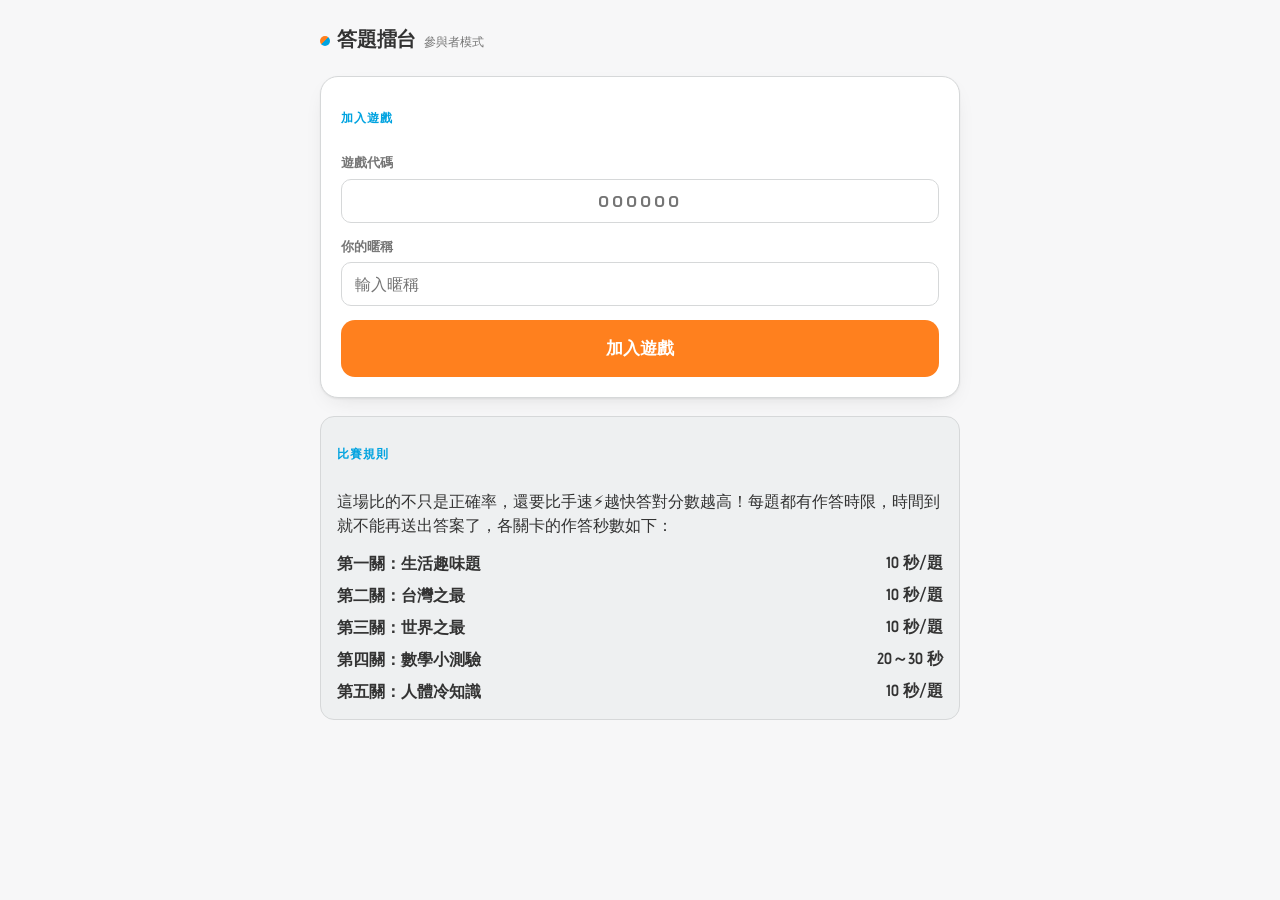
<file: index.html>
<!doctype html>
<html lang="zh-Hant">
<head>
<meta charset="utf-8">
<meta name="viewport" content="width=device-width, initial-scale=1, viewport-fit=cover">
<title>答題擂台｜參與者</title>
<link rel="preconnect" href="https://fonts.googleapis.com">
<link rel="preconnect" href="https://fonts.gstatic.com" crossorigin>
<link href="https://fonts.googleapis.com/css2?family=Advent+Pro:wght@500;600;700;800;900&family=Bai+Jamjuree:wght@400;500;600;700&display=swap" rel="stylesheet">
<link rel="stylesheet" href="style.css">
</head>
<body>
<div id="app"></div>
<script src="quiz-data.js"></script>
<script src="common.js"></script>
<script>
(function () {
  'use strict';
  var QA = window.QA;
  var clientId = QA.getClientId();

  var p = {
    code: '', name: '',
    joinErr: null, joining: false, joined: false, foundGame: false, ended: false,
    es: null, joinTimeout: null,
    phase: null, qIndex: -1, questionStartedAt: null,
    myQStartedAt: null, answeredQIndex: -1, lastOptionIndex: -1,
    scores: {}, revealTally: null, revealGains: null
  };
  try { p.name = localStorage.getItem('qa_last_name_v1') || ''; } catch (e) {}

  var notice = null;
  var app = document.getElementById('app');

  function setNotice(msg) {
    notice = msg;
    render();
    clearTimeout(setNotice._t);
    setNotice._t = setTimeout(function () { notice = null; render(); }, 2600);
  }

  // ---------------------------------------------------------------------
  // 加入流程
  // ---------------------------------------------------------------------
  function joinGame() {
    var code = (p.code || '').trim();
    var name = (p.name || '').trim().slice(0, 16);
    if (!/^[0-9]{6}$/.test(code)) { p.joinErr = '請輸入 6 位數字的遊戲代碼'; render(); return; }
    if (!name) { p.joinErr = '請輸入你的暱稱'; render(); return; }
    p.joining = true; p.joinErr = null; p.foundGame = false;
    render();
    try { localStorage.setItem('qa_last_name_v1', name); } catch (e) {}

    if (p.es) { try { p.es.close(); } catch (e) {} }
    p.es = new EventSource(QA.ntfySseUrl(code));
    p.es.onmessage = function (e) {
      var msg = QA.parseEnvelope(e.data);
      if (!msg || msg.type !== 'state') return;
      if (!p.foundGame) {
        p.foundGame = true;
        p.joining = false;
        p.joined = true;
        clearTimeout(p.joinTimeout);
        QA.publish(code, { type: 'join', clientId: clientId, name: name });
      }
      applyState(msg);
    };
    p.es.onerror = function () {
      if (!p.foundGame) { /* 連線中，先等逾時處理 */ }
    };
    p.joinTimeout = setTimeout(function () {
      if (!p.foundGame) {
        try { p.es.close(); } catch (e) {}
        p.joining = false;
        p.joinErr = '找不到這個遊戲代碼，請確認代碼是否正確、主持人是否已開始遊戲';
        render();
      }
    }, 7000);
  }

  function applyState(msg) {
    var qChanged = msg.qIndex !== p.qIndex;
    p.phase = msg.phase;
    p.qIndex = msg.qIndex;
    p.questionStartedAt = msg.questionStartedAt;
    p.scores = msg.scores || {};
    p.revealTally = msg.revealTally;
    p.revealGains = msg.revealGains;
    if (p.phase === 'question' && qChanged) {
      p.myQStartedAt = Date.now();
      p.answeredQIndex = -1;
      p.lastOptionIndex = -1;
    }
    render();
  }

  function leaveGame() {
    try { if (p.es) p.es.close(); } catch (e) {}
    p = {
      code: '', name: p.name, joinErr: null, joining: false, joined: false, foundGame: false, ended: false,
      es: null, joinTimeout: null, phase: null, qIndex: -1, questionStartedAt: null,
      myQStartedAt: null, answeredQIndex: -1, lastOptionIndex: -1, scores: {}, revealTally: null, revealGains: null
    };
    render();
  }

  function submitAnswer(optionIndex) {
    if (p.phase !== 'question') return;
    if (p.answeredQIndex === p.qIndex) return;
    var q = window.QUIZ.questions[p.qIndex];
    var elapsedMs = Date.now() - (p.myQStartedAt || Date.now());
    if (elapsedMs > q.duration * 1000 + 1500) { setNotice('已經來不及作答囉'); return; }
    p.answeredQIndex = p.qIndex;
    p.lastOptionIndex = optionIndex;
    render();
    QA.publish(p.code, {
      type: 'answer', clientId: clientId, name: p.name,
      qIndex: p.qIndex, optionIndex: optionIndex, elapsedMs: elapsedMs
    });
  }

  // ---------------------------------------------------------------------
  // 畫面
  // ---------------------------------------------------------------------
  function topbar() {
    return '<div class="topbar">' +
      '<div class="brand"><b>答題擂台</b><span>參與者模式</span></div>' +
      (p.joined ? '<button class="btn btn-ghost btn-icon" data-action="leave">離開</button>' : '') +
      '</div>';
  }

  function renderRoundInfo() {
    var qs = (window.QUIZ && window.QUIZ.questions) || [];
    var rounds = [];
    var current = null;
    qs.forEach(function (item) {
      if (item.type === 'announcement') {
        current = { title: item.title, durations: [] };
        rounds.push(current);
      } else if (current) {
        current.durations.push(item.duration);
      }
    });
    if (!rounds.length) return '';
    var rows = rounds.map(function (r) {
      var uniq = r.durations.filter(function (d, i) { return r.durations.indexOf(d) === i; });
      uniq.sort(function (a, b) { return a - b; });
      var label = uniq.length <= 1 ? ((uniq[0] || 20) + ' 秒/題') : (uniq.join('～') + ' 秒');
      return '<div class="row" style="justify-content:space-between;flex-wrap:nowrap;gap:10px">' +
        '<span style="font-weight:600;flex:1;min-width:0">' + QA.esc(r.title) + '</span>' +
        '<span style="font-family:var(--font-mono);font-weight:700;white-space:nowrap;flex:none">' + label + '</span>' +
        '</div>';
    }).join('');
    return '<div class="card-flat stack">' +
      '<p class="eyebrow">比賽規則</p>' +
      '<p style="margin:0">這場比的不只是正確率，還要比手速⚡越快答對分數越高！每題都有作答時限，時間到就不能再送出答案了，各關卡的作答秒數如下：</p>' +
      '<div class="stack" style="gap:8px">' + rows + '</div>' +
      '</div>';
  }

  function renderJoinForm() {
    var html = '<div class="shell">' + topbar();
    html += '<div class="card stack">' +
      '<p class="eyebrow">加入遊戲</p>' +
      '<label class="field">遊戲代碼<input class="code-input" type="text" inputmode="numeric" id="join-code" maxlength="6" value="' + QA.esc(p.code) + '" placeholder="000000"></label>' +
      '<label class="field">你的暱稱<input type="text" id="join-name" maxlength="16" value="' + QA.esc(p.name) + '" placeholder="輸入暱稱"></label>' +
      (p.joinErr ? '<p style="color:var(--bad);font-weight:600">' + QA.esc(p.joinErr) + '</p>' : '') +
      '<button class="btn btn-primary btn-lg btn-block" data-action="join-submit" ' + (p.joining ? 'disabled' : '') + '>' + (p.joining ? '連線中…' : '加入遊戲') + '</button>' +
      '</div>';
    html += renderRoundInfo();
    html += '</div>';
    return html;
  }

  function renderLobbyWait() {
    return '<div class="shell">' + topbar() +
      '<div class="card stack center"><p class="eyebrow">等待主持人開始</p><h2>嗨，' + QA.esc(p.name) + '！</h2>' +
      '<p style="color:var(--muted)">測驗「' + QA.esc(window.QUIZ.title) + '」即將開始，請準備好搶答！</p></div></div>';
  }

  function renderAnnouncement() {
    var slide = window.QUIZ.questions[p.qIndex];
    return '<div class="shell">' + topbar() +
      '<div class="card stack center">' +
      '<p class="eyebrow">接下來的關卡</p>' +
      '<h2 style="font-size:28px">' + QA.esc(slide.title) + '</h2>' +
      (slide.subtitle ? '<p style="color:var(--muted)">' + QA.esc(slide.subtitle) + '</p>' : '') +
      '<p style="color:var(--muted);margin-top:8px">請稍候，主持人準備開始這一關…</p>' +
      '</div></div>';
  }

  function renderQuestion() {
    var q = window.QUIZ.questions[p.qIndex];
    var progress = QA.questionProgress(p.qIndex);
    var total = q.duration * 1000;
    var elapsed = Date.now() - (p.questionStartedAt || Date.now());
    var remain = Math.max(0, total - elapsed);
    var pct = QA.clamp(remain / total * 100, 0, 100);
    var answered = p.answeredQIndex === p.qIndex;
    var html = '<div class="shell">' + topbar();
    html += '<div class="card stack">' +
      '<div class="spread"><span class="chip chip-accent">第 ' + progress.num + ' / ' + progress.total + ' 題</span><span class="timernum">' + Math.ceil(remain / 1000) + ' 秒</span></div>' +
      '<div class="timerbar"><div style="width:' + pct + '%"></div></div>';
    if (!answered) {
      html += '<p class="qtext">' + QA.esc(q.text) + '</p><div class="tiles">';
      q.options.forEach(function (opt, i) {
        html += '<button class="tile ' + QA.TILE_CLASS[i] + '" data-action="answer" data-idx="' + i + '">' + QA.shapeSvg(i) + '<span>' + QA.esc(opt) + '</span></button>';
      });
      html += '</div>';
    } else {
      html += '<div class="result-banner" style="background:var(--surface-2)"><p class="eyebrow">答案已送出</p><p>等待其他人作答…</p></div>';
    }
    html += '</div></div>';
    return html;
  }

  function renderReveal() {
    var q = window.QUIZ.questions[p.qIndex];
    var answeredThis = p.answeredQIndex === p.qIndex;
    var correct = answeredThis && p.lastOptionIndex === q.correctIndex;
    var gained = (p.revealGains && p.revealGains[clientId]) || 0;
    var myScore = (p.scores && p.scores[clientId] && p.scores[clientId].score) || 0;
    var html = '<div class="shell">' + topbar();
    if (answeredThis) {
      html += '<div class="result-banner ' + (correct ? 'result-good' : 'result-bad') + '">' +
        '<p class="eyebrow" style="color:inherit">' + (correct ? '答對了！' : '答錯了') + '</p>' +
        '<span class="pts">+' + gained + '</span>' +
        '<p style="margin-top:4px">目前總分：' + myScore + '</p>' +
        '</div>';
    } else {
      html += '<div class="result-banner" style="background:var(--surface-2)"><p>這一題沒有來得及作答</p></div>';
    }
    html += '<div class="card stack">' + QA.renderTally(p.qIndex, p.revealTally) +
      (q.explanation ? '<div class="card-flat"><p class="eyebrow">小知識</p><p>' + QA.esc(q.explanation) + '</p></div>' : '') +
      '</div>';
    html += '<div class="card stack"><p class="eyebrow">排行榜</p>' + QA.leaderboardRows(p.scores, clientId, 10) + '</div>';
    html += '</div>';
    return html;
  }

  function renderPodiumScreen() {
    return '<div class="shell">' + topbar() + QA.renderPodium(p.scores, clientId) + '</div>';
  }

  function render() {
    var html;
    if (!p.joined) {
      html = renderJoinForm();
    } else if (p.phase === 'lobby' || p.phase === null) {
      html = renderLobbyWait();
    } else if (p.phase === 'announcement') {
      html = renderAnnouncement();
    } else if (p.phase === 'question') {
      html = renderQuestion();
    } else if (p.phase === 'reveal') {
      html = renderReveal();
    } else if (p.phase === 'podium') {
      html = renderPodiumScreen();
    } else {
      html = renderLobbyWait();
    }
    if (notice) html += '<div class="toast">' + QA.esc(notice) + '</div>';
    app.innerHTML = html;
  }

  app.addEventListener('click', function (e) {
    var t = e.target.closest('[data-action]');
    if (!t) return;
    var action = t.getAttribute('data-action');
    if (action === 'join-submit') joinGame();
    else if (action === 'leave') leaveGame();
    else if (action === 'answer') submitAnswer(parseInt(t.getAttribute('data-idx'), 10));
  });

  app.addEventListener('input', function (e) {
    var t = e.target;
    if (t.id === 'join-code') p.code = t.value.replace(/[^0-9]/g, '').slice(0, 6);
    else if (t.id === 'join-name') p.name = t.value;
  });

  app.addEventListener('keydown', function (e) {
    if (e.key === 'Enter' && (e.target.id === 'join-code' || e.target.id === 'join-name')) {
      e.preventDefault();
      joinGame();
    }
  });

  setInterval(function () {
    if (p.joined && p.phase === 'question') render();
  }, 500);

  render();
})();
</script>
</body>
</html>
</file>
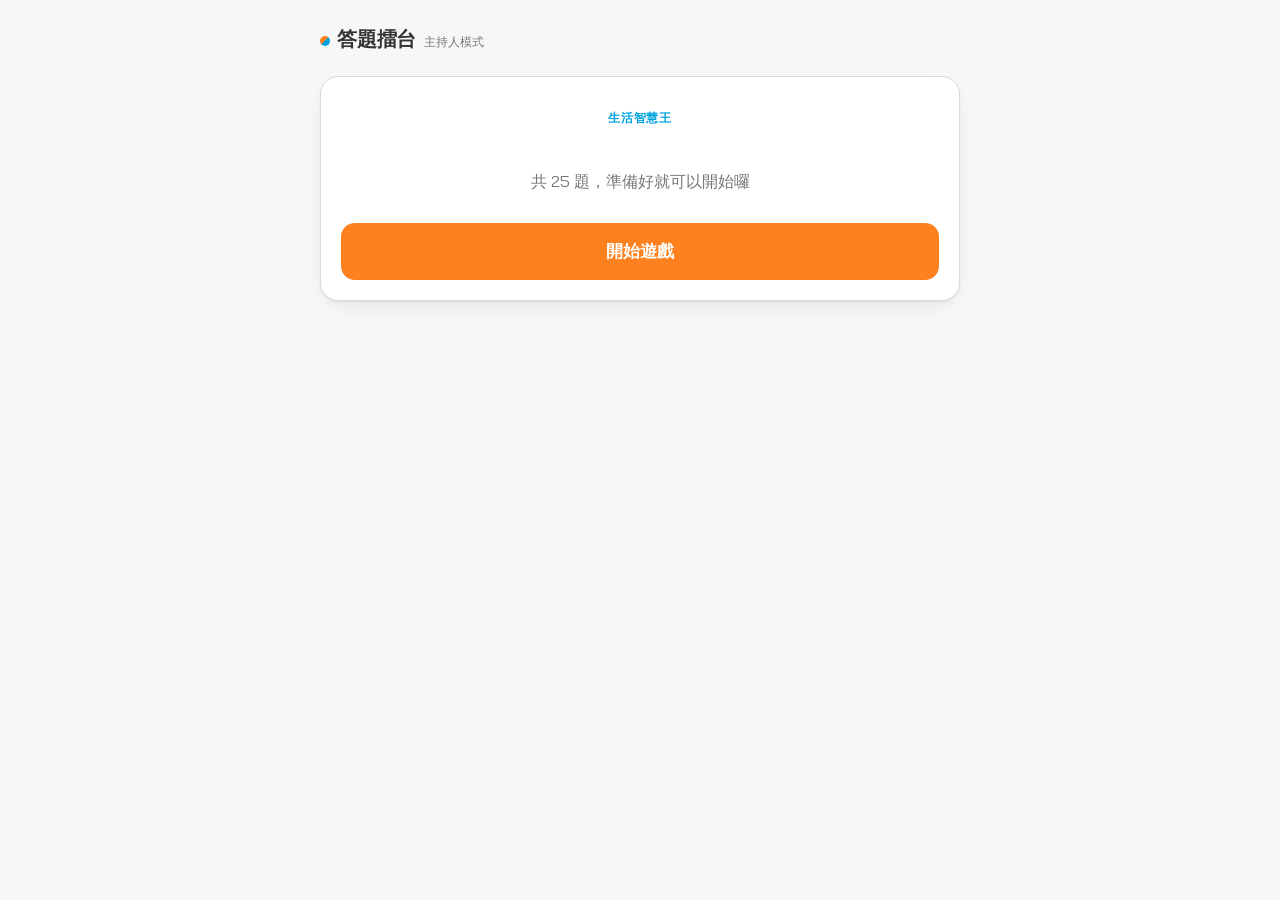
<file: host.html>
<!doctype html>
<html lang="zh-Hant">
<head>
<meta charset="utf-8">
<meta name="viewport" content="width=device-width, initial-scale=1, viewport-fit=cover">
<title>答題擂台｜主持人</title>
<link rel="preconnect" href="https://fonts.googleapis.com">
<link rel="preconnect" href="https://fonts.gstatic.com" crossorigin>
<link href="https://fonts.googleapis.com/css2?family=Advent+Pro:wght@500;600;700;800;900&family=Bai+Jamjuree:wght@400;500;600;700&display=swap" rel="stylesheet">
<link rel="stylesheet" href="style.css">
</head>
<body>
<div id="app"></div>
<script src="quiz-data.js"></script>
<script src="common.js"></script>
<script>
(function () {
  'use strict';
  var QA = window.QA;
  var SESSION_KEY = 'qa_host_game_v1';

  var game = {
    code: null,
    es: null,
    seq: 0,
    phase: 'idle', // idle | lobby | announcement | question | reveal | podium
    qIndex: -1,
    questionStartedAt: null,
    players: {},           // clientId -> name  (只用來顯示名單)
    answersForQ: {},        // clientId -> {name, optionIndex, elapsedMs}  (僅限目前這一題)
    scores: {},             // clientId -> {name, score}
    revealTally: null,
    revealGains: null
  };
  var resumeOffer = null; // 偵測到的舊場次（尚未決定要不要繼續）
  var notice = null;

  var app = document.getElementById('app');

  function setNotice(msg) {
    notice = msg;
    render();
    clearTimeout(setNotice._t);
    setNotice._t = setTimeout(function () { notice = null; render(); }, 2600);
  }

  function saveSession() {
    try {
      sessionStorage.setItem(SESSION_KEY, JSON.stringify({
        code: game.code, seq: game.seq, phase: game.phase, qIndex: game.qIndex,
        questionStartedAt: game.questionStartedAt, players: game.players,
        scores: game.scores, revealTally: game.revealTally, revealGains: game.revealGains
      }));
    } catch (e) {}
  }
  function clearSession() {
    try { sessionStorage.removeItem(SESSION_KEY); } catch (e) {}
  }
  function loadSession() {
    try {
      var raw = sessionStorage.getItem(SESSION_KEY);
      if (!raw) return null;
      var d = JSON.parse(raw);
      if (d && d.code && d.phase && d.phase !== 'idle') return d;
    } catch (e) {}
    return null;
  }

  // ---------------------------------------------------------------------
  // 連線 / 廣播
  // ---------------------------------------------------------------------
  function connect(code) {
    if (game.es) { try { game.es.close(); } catch (e) {} }
    game.es = new EventSource(QA.ntfySseUrl(code));
    game.es.onmessage = function (e) {
      var msg = QA.parseEnvelope(e.data);
      if (!msg || !msg.type) return;
      if (msg.type === 'join' && msg.clientId && msg.name) {
        game.players[msg.clientId] = msg.name;
        render();
      } else if (msg.type === 'answer') {
        if (game.phase !== 'question' || msg.qIndex !== game.qIndex) return;
        if (game.answersForQ[msg.clientId]) return; // 同一題只收第一次送出的答案
        game.answersForQ[msg.clientId] = { name: msg.name, optionIndex: msg.optionIndex, elapsedMs: msg.elapsedMs };
        render();
      }
      // type === 'state' 是主持人自己廣播出去的訊息，收到自己的回音不用處理
    };
  }

  function broadcastState() {
    game.seq++;
    saveSession();
    QA.publish(game.code, {
      type: 'state', seq: game.seq, ts: Date.now(),
      phase: game.phase, qIndex: game.qIndex, questionStartedAt: game.questionStartedAt,
      scores: game.scores, revealTally: game.revealTally, revealGains: game.revealGains
    });
    render();
  }

  // ---------------------------------------------------------------------
  // 遊戲流程
  // ---------------------------------------------------------------------
  function startNewGame() {
    clearSession();
    game.code = QA.genCode();
    game.seq = 0; game.phase = 'lobby'; game.qIndex = -1; game.questionStartedAt = null;
    game.players = {}; game.answersForQ = {}; game.scores = {};
    game.revealTally = null; game.revealGains = null;
    connect(game.code);
    broadcastState();
  }

  function resumeGame(d) {
    game.code = d.code; game.seq = d.seq || 0; game.phase = d.phase; game.qIndex = d.qIndex;
    game.questionStartedAt = d.questionStartedAt; game.players = d.players || {};
    game.scores = d.scores || {}; game.revealTally = d.revealTally; game.revealGains = d.revealGains;
    game.answersForQ = {};
    connect(game.code);
    broadcastState();
  }

  function goToSlide(idx) {
    var slides = window.QUIZ.questions;
    if (idx >= slides.length) {
      game.phase = 'podium';
      broadcastState();
      return;
    }
    var slide = slides[idx];
    game.qIndex = idx;
    game.phase = slide.type === 'announcement' ? 'announcement' : 'question';
    game.questionStartedAt = Date.now();
    game.answersForQ = {};
    game.revealTally = null; game.revealGains = null;
    broadcastState();
  }
  function hostStart() { goToSlide(0); }
  function hostReveal() {
    if (game.phase !== 'question') return;
    var q = window.QUIZ.questions[game.qIndex];
    var tally = [0, 0, 0, 0];
    var gains = {};
    Object.keys(game.answersForQ).forEach(function (cid) {
      var a = game.answersForQ[cid];
      if (a.optionIndex >= 0 && a.optionIndex < 4) tally[a.optionIndex]++;
      var correct = a.optionIndex === q.correctIndex;
      var gained = QA.computeGain(correct, a.elapsedMs, q.duration);
      gains[cid] = gained;
      var prev = game.scores[cid] || { name: a.name, score: 0 };
      game.scores[cid] = { name: a.name || prev.name, score: (prev.score || 0) + gained };
    });
    game.phase = 'reveal';
    game.revealTally = tally;
    game.revealGains = gains;
    broadcastState();
  }
  function hostNext() { goToSlide(game.qIndex + 1); }
  function hostEnd() {
    try { if (game.es) game.es.close(); } catch (e) {}
    clearSession();
    game.code = null; game.es = null; game.phase = 'idle'; game.qIndex = -1;
    game.players = {}; game.answersForQ = {}; game.scores = {};
    render();
  }

  // ---------------------------------------------------------------------
  // 畫面
  // ---------------------------------------------------------------------
  function topbar() {
    return '<div class="topbar">' +
      '<div class="brand"><b>答題擂台</b><span>主持人模式</span></div>' +
      (game.code ? '<button class="btn btn-ghost btn-icon" data-action="host-end">結束遊戲</button>' : '') +
      '</div>';
  }

  function renderRoster() {
    var ids = Object.keys(game.players);
    if (!ids.length) return '<p style="color:var(--muted)">還沒有玩家加入…把代碼分享給大家吧！</p>';
    var html = '<div class="roster">';
    ids.forEach(function (cid) {
      html += '<span class="pchip">' + QA.esc(game.players[cid]) + '</span>';
    });
    html += '</div>';
    return html;
  }

  function answeredCount() { return Object.keys(game.answersForQ).length; }

  function renderIdle() {
    var html = '<div class="shell">' + topbar();
    if (resumeOffer) {
      html += '<div class="card stack center">' +
        '<p class="eyebrow">偵測到尚未結束的場次</p>' +
        '<p>房間代碼 <b>' + QA.esc(resumeOffer.code) + '</b>，要繼續剛剛的遊戲嗎？</p>' +
        '<div class="row" style="justify-content:center">' +
        '<button class="btn btn-primary" data-action="resume-yes">繼續剛剛的遊戲</button>' +
        '<button class="btn btn-ghost" data-action="resume-no">開新的一場</button>' +
        '</div></div>';
    } else {
      var qCount = window.QUIZ.questions.filter(function (q) { return q.type !== 'announcement'; }).length;
      html += '<div class="card stack center">' +
        '<p class="eyebrow">' + QA.esc(window.QUIZ.title) + '</p>' +
        '<p style="color:var(--muted)">共 ' + qCount + ' 題，準備好就可以開始囉</p>' +
        '<button class="btn btn-primary btn-lg btn-block" data-action="start-new">開始遊戲</button>' +
        '</div>';
    }
    html += '</div>';
    return html;
  }

  function renderLobby() {
    var html = '<div class="shell shell-wide">' + topbar();
    html += '<div class="roomcode-box"><p class="eyebrow">遊戲代碼</p><div class="code">' + QA.esc(game.code) + '</div>' +
      '<p style="color:var(--muted);margin-top:6px">請大家打開參與者連結，輸入這組代碼加入</p></div>';
    html += '<div class="card stack"><p class="eyebrow">目前玩家</p>' + renderRoster() + '</div>';
    html += '<button class="btn btn-primary btn-lg btn-block" data-action="host-start-game">開始遊戲</button>';
    html += '</div>';
    return html;
  }

  function renderAnnouncement() {
    var slide = window.QUIZ.questions[game.qIndex];
    var html = '<div class="shell shell-wide">' + topbar();
    html += '<div class="card stack center">' +
      '<p class="eyebrow">接下來的關卡</p>' +
      '<h2 style="font-size:28px">' + QA.esc(slide.title) + '</h2>' +
      (slide.subtitle ? '<p style="color:var(--muted)">' + QA.esc(slide.subtitle) + '</p>' : '') +
      '</div>';
    html += '<button class="btn btn-primary btn-lg btn-block" data-action="host-next">開始這一關</button>';
    html += '</div>';
    return html;
  }

  function renderQuestion() {
    var q = window.QUIZ.questions[game.qIndex];
    var progress = QA.questionProgress(game.qIndex);
    var total = q.duration * 1000;
    var elapsed = Date.now() - (game.questionStartedAt || Date.now());
    var remain = Math.max(0, total - elapsed);
    var pct = QA.clamp(remain / total * 100, 0, 100);
    var html = '<div class="shell shell-wide">' + topbar();
    html += '<div class="card stack">' +
      '<div class="spread"><span class="chip chip-accent">第 ' + progress.num + ' / ' + progress.total + ' 題</span><span class="chip">' + QA.esc(window.QUIZ.title) + '</span></div>' +
      '<p class="qtext">' + QA.esc(q.text) + '</p>' +
      '<div class="timerbar"><div style="width:' + pct + '%"></div></div>' +
      '<div class="spread"><span class="timernum">' + Math.ceil(remain / 1000) + ' 秒</span><span class="chip">已作答 ' + answeredCount() + ' 人</span></div>' +
      '<div class="tiles">';
    q.options.forEach(function (opt, i) {
      html += '<div class="tile ' + QA.TILE_CLASS[i] + '">' + QA.shapeSvg(i) + '<span>' + QA.esc(opt) + '</span></div>';
    });
    html += '</div>' +
      '<button class="btn btn-primary btn-lg btn-block" data-action="host-reveal">提前公布答案</button>' +
      '</div></div>';
    return html;
  }

  function renderReveal() {
    var progress = QA.questionProgress(game.qIndex);
    var q = window.QUIZ.questions[game.qIndex];
    var html = '<div class="shell shell-wide">' + topbar();
    html += '<div class="card stack">' +
      '<span class="chip chip-accent">第 ' + progress.num + ' / ' + progress.total + ' 題．公布結果</span>' +
      '<p class="qtext">' + QA.esc(q.text) + '</p>' +
      QA.renderTally(game.qIndex, game.revealTally) +
      (q.explanation ? '<div class="card-flat"><p class="eyebrow">小知識</p><p>' + QA.esc(q.explanation) + '</p></div>' : '') +
      '</div>';
    html += '<div class="card stack"><p class="eyebrow">排行榜</p>' + QA.leaderboardRows(game.scores, null, 10) + '</div>';
    var nextSlide = window.QUIZ.questions[game.qIndex + 1];
    var nextLabel = !nextSlide ? '查看最終結果' : (nextSlide.type === 'announcement' ? '前往下一關' : '下一題');
    html += '<button class="btn btn-primary btn-lg btn-block" data-action="host-next">' + nextLabel + '</button>';
    html += '</div>';
    return html;
  }

  function renderPodiumScreen() {
    var html = '<div class="shell shell-wide">' + topbar();
    html += QA.renderPodium(game.scores, null);
    html += '<button class="btn btn-primary btn-lg btn-block" data-action="host-end">結束遊戲</button>';
    html += '</div>';
    return html;
  }

  function render() {
    var html;
    if (game.phase === 'idle') html = renderIdle();
    else if (game.phase === 'lobby') html = renderLobby();
    else if (game.phase === 'announcement') html = renderAnnouncement();
    else if (game.phase === 'question') html = renderQuestion();
    else if (game.phase === 'reveal') html = renderReveal();
    else if (game.phase === 'podium') html = renderPodiumScreen();
    else html = renderIdle();
    if (notice) html += '<div class="toast">' + QA.esc(notice) + '</div>';
    app.innerHTML = html;
  }

  app.addEventListener('click', function (e) {
    var t = e.target.closest('[data-action]');
    if (!t) return;
    var action = t.getAttribute('data-action');
    if (action === 'start-new') startNewGame();
    else if (action === 'resume-yes') { resumeGame(resumeOffer); resumeOffer = null; }
    else if (action === 'resume-no') { clearSession(); resumeOffer = null; render(); }
    else if (action === 'host-start-game') hostStart();
    else if (action === 'host-reveal') hostReveal();
    else if (action === 'host-next') hostNext();
    else if (action === 'host-end') hostEnd();
  });

  setInterval(function () {
    if (game.phase === 'question') {
      var q = window.QUIZ.questions[game.qIndex];
      var elapsed = Date.now() - (game.questionStartedAt || Date.now());
      if (elapsed >= q.duration * 1000) { hostReveal(); return; }
      render();
    }
  }, 500);

  var saved = loadSession();
  if (saved) resumeOffer = saved;
  render();
})();
</script>
</body>
</html>
</file>
<file: style.css>
:root{
  /* WorldTop(橘) x META(藍) 姐妹品牌配色 */
  --bg:#f7f7f8; --surface:#ffffff; --surface-2:#eef0f1; --fg:#333333; --muted:#767676; --border:#d6d8d9;
  --accent:#ff801e; --accent-ink:#ffffff; --accent-soft:#ffe9d4;
  --accent2:#00a3e0; --accent2-ink:#ffffff; --accent2-soft:#d9f1fb;
  --good:#1a8f4c; --good-soft:#e3f6ea; --bad:#e0294a; --bad-soft:#fde7ea; --warn:#c98300;
  --tile-a:#ff801e; --tile-a-ink:#ffffff;
  --tile-b:#00a3e0; --tile-b-ink:#ffffff;
  --tile-c:#404040; --tile-c-ink:#ffffff;
  --tile-d:#c98300; --tile-d-ink:#2b2b2b;
  --shadow:0 1px 2px rgba(40,40,40,.07),0 8px 24px -12px rgba(40,40,40,.18);
  --font:'Bai Jamjuree','Noto Sans TC',system-ui,-apple-system,sans-serif;
  --font-mono:'Advent Pro','JetBrains Mono',ui-monospace,SFMono-Regular,monospace;
}
@media (prefers-color-scheme: dark){
  :root:not([data-theme="light"]){
    --bg:#19191b; --surface:#232325; --surface-2:#2c2c2f; --fg:#f2f2f2; --muted:#a8a8ac; --border:#3b3b3e;
    --accent:#ff9a4d; --accent-ink:#241400; --accent-soft:#4a2e14;
    --accent2:#3fc0ef; --accent2-ink:#00212e; --accent2-soft:#123549;
    --good:#49cf86; --good-soft:#163828; --bad:#ff6b85; --bad-soft:#3a1826; --warn:#f0b73a;
    --shadow:0 1px 2px rgba(0,0,0,.3),0 10px 28px -12px rgba(0,0,0,.55);
    color-scheme:dark;
  }
}
:root[data-theme="dark"]{
  --bg:#19191b; --surface:#232325; --surface-2:#2c2c2f; --fg:#f2f2f2; --muted:#a8a8ac; --border:#3b3b3e;
  --accent:#ff9a4d; --accent-ink:#241400; --accent-soft:#4a2e14;
  --accent2:#3fc0ef; --accent2-ink:#00212e; --accent2-soft:#123549;
  --good:#49cf86; --good-soft:#163828; --bad:#ff6b85; --bad-soft:#3a1826; --warn:#f0b73a;
  --shadow:0 1px 2px rgba(0,0,0,.3),0 10px 28px -12px rgba(0,0,0,.55);
  color-scheme:dark;
}

*{box-sizing:border-box}
html,body{margin:0; padding:0}
body{background:var(--bg); color:var(--fg); font-family:var(--font); line-height:1.5}
#app{
  min-height:100vh;
  padding-left:max(16px, env(safe-area-inset-left,0px));
  padding-right:max(16px, env(safe-area-inset-right,0px));
  padding-block:24px 48px;
  display:flex; flex-direction:column; align-items:center;
}
.shell{width:100%; max-width:640px; display:flex; flex-direction:column; gap:18px}
.shell-wide{max-width:780px}

h1,h2,h3{font-family:var(--font); text-wrap:balance; margin:0}
.eyebrow{font-size:12px; font-weight:700; letter-spacing:.08em; text-transform:uppercase; color:var(--accent2)}

.topbar{width:100%; max-width:640px; display:flex; align-items:center; justify-content:space-between; gap:10px; margin-bottom:4px}
.brand{display:flex; align-items:baseline; gap:8px}
.brand b{font-size:20px; font-weight:900; letter-spacing:-.01em}
.brand b::before{content:"";display:inline-block;width:10px;height:10px;border-radius:50%;margin-right:7px;vertical-align:middle;background:linear-gradient(135deg,var(--accent) 50%,var(--accent2) 50%)}
.brand span{font-size:12px; color:var(--muted)}

.card{background:var(--surface); border:1px solid var(--border); border-radius:18px; padding:20px; box-shadow:var(--shadow)}
.card-flat{background:var(--surface-2); border:1px solid var(--border); border-radius:14px; padding:16px}

.stack{display:flex; flex-direction:column; gap:14px}
.row{display:flex; gap:10px; align-items:center; flex-wrap:wrap}
.spread{display:flex; align-items:center; justify-content:space-between; gap:10px}

.btn{
  font-family:var(--font); font-size:15px; font-weight:700; border-radius:12px; border:1px solid transparent;
  padding:12px 18px; cursor:pointer; display:inline-flex; align-items:center; justify-content:center; gap:8px;
  transition:transform .08s ease, filter .15s ease; min-height:44px;
}
.btn:active{transform:scale(.97)}
.btn-primary{background:var(--accent); color:var(--accent-ink)}
.btn-primary:hover{filter:brightness(1.06)}
.btn-ghost{background:transparent; color:var(--fg); border-color:var(--border)}
.btn-ghost:hover{background:var(--surface-2)}
.btn-danger{background:var(--bad-soft); color:var(--bad)}
.btn-block{width:100%}
.btn-lg{font-size:17px; padding:16px 20px; border-radius:14px}
.btn[disabled]{opacity:.5; cursor:not-allowed}
.btn-icon{padding:8px 12px; min-height:36px; font-size:13px; border-radius:10px}

label.field{display:flex; flex-direction:column; gap:6px; font-size:13px; font-weight:600; color:var(--muted)}
input[type=text],input[type=search],textarea,select{
  font-family:var(--font); font-size:16px; color:var(--fg); background:var(--surface);
  border:1.5px solid var(--border); border-radius:10px; padding:11px 13px; width:100%;
}
input[type=text]:focus,textarea:focus,select:focus{outline:2px solid var(--accent2); outline-offset:1px; border-color:var(--accent2)}
textarea{resize:vertical; min-height:52px}

.code-input{
  font-family:var(--font-mono); font-size:30px; letter-spacing:.18em; text-align:center; font-weight:700;
  font-variant-numeric:tabular-nums;
}

.chip{display:inline-flex; align-items:center; gap:6px; background:var(--surface-2); color:var(--muted); font-size:12px; font-weight:700; padding:5px 10px; border-radius:999px}
.chip-accent{background:var(--accent-soft); color:var(--accent)}

.toast{position:fixed; left:50%; bottom:max(20px, env(safe-area-inset-bottom,0px)); transform:translateX(-50%);
  background:var(--fg); color:var(--bg); padding:11px 18px; border-radius:999px; font-size:14px; font-weight:600;
  box-shadow:var(--shadow); z-index:50; max-width:90vw; text-align:center;}

.roomcode-box{text-align:center; padding:22px; background:var(--accent2-soft); border-radius:16px}
.roomcode-box .code{font-family:var(--font-mono); font-size:46px; font-weight:800; letter-spacing:.12em; color:var(--accent2); font-variant-numeric:tabular-nums}

.roster{display:flex; flex-wrap:wrap; gap:8px}
.roster .pchip{background:var(--surface-2); border:1px solid var(--border); border-radius:999px; padding:7px 13px; font-size:13px; font-weight:600}

.qtext{font-size:22px; font-weight:800; text-wrap:balance; line-height:1.35}
.timerbar{height:10px; border-radius:999px; background:var(--surface-2); overflow:hidden; border:1px solid var(--border)}
.timerbar > div{height:100%; background:var(--accent2); transition:width .2s linear}
.timernum{font-family:var(--font-mono); font-weight:800; font-size:15px; font-variant-numeric:tabular-nums}

.tiles{display:grid; grid-template-columns:repeat(2,1fr); gap:12px}
@media (max-width:480px){ .tiles{grid-template-columns:1fr} }
.tile{border:none; border-radius:16px; padding:20px 16px; min-height:84px; font-size:16px; font-weight:700; text-align:left;
  display:flex; align-items:center; gap:12px; cursor:pointer; box-shadow:var(--shadow);}
.tile:active{transform:scale(.98)}
.tile[disabled]{opacity:.55; cursor:default}
.tile .shape{width:22px; height:22px; flex:none}
.tile-a{background:var(--tile-a); color:var(--tile-a-ink)}
.tile-b{background:var(--tile-b); color:var(--tile-b-ink)}
.tile-c{background:var(--tile-c); color:var(--tile-c-ink)}
.tile-d{background:var(--tile-d); color:var(--tile-d-ink)}
.shape-tri{clip-path:polygon(50% 0,100% 100%,0 100%); background:currentColor}
.shape-dia{clip-path:polygon(50% 0,100% 50%,50% 100%,0 50%); background:currentColor}
.shape-cir{border-radius:50%; background:currentColor}
.shape-sq{border-radius:4px; background:currentColor}

.tally{display:flex; flex-direction:column; gap:8px}
.tally-row{display:flex; align-items:center; gap:10px}
.tally-bar{flex:1; height:22px; border-radius:8px; background:var(--surface-2); overflow:hidden; border:1px solid var(--border)}
.tally-bar>div{height:100%}
.tally-n{font-family:var(--font-mono); font-weight:700; width:26px; text-align:right; font-variant-numeric:tabular-nums}

.board{display:flex; flex-direction:column; gap:6px}
.board-row{display:flex; align-items:center; gap:10px; padding:9px 12px; border-radius:10px; background:var(--surface-2)}
.board-row .rank{font-family:var(--font-mono); font-weight:800; width:26px; color:var(--muted)}
.board-row .nm{flex:1; font-weight:600; min-width:0; overflow:hidden; text-overflow:ellipsis; white-space:nowrap}
.board-row .sc{font-family:var(--font-mono); font-weight:800; font-variant-numeric:tabular-nums}
.board-row.me{background:var(--accent2-soft); outline:1.5px solid var(--accent2)}

.podium{display:flex; align-items:flex-end; gap:10px; justify-content:center; padding:10px 0 4px}
.podium .step{flex:1; max-width:140px; display:flex; flex-direction:column; align-items:center; gap:8px}
.podium .bar{width:100%; border-radius:12px 12px 0 0; display:flex; align-items:flex-start; justify-content:center; padding-top:8px; font-family:var(--font-mono); font-weight:900; font-size:20px}
.podium .n1 .bar{height:120px; background:var(--accent); color:var(--accent-ink)}
.podium .n2 .bar{height:92px; background:var(--surface-2); color:var(--fg); border:1px solid var(--border)}
.podium .n3 .bar{height:70px; background:var(--surface-2); color:var(--fg); border:1px solid var(--border)}
.podium .nm{font-weight:700; font-size:13px; text-align:center; word-break:break-word}

.empty{text-align:center; color:var(--muted); padding:30px 10px}
.center{text-align:center}
.confirm{color:var(--bad)}
.result-banner{border-radius:16px; padding:22px; text-align:center}
.result-good{background:var(--good-soft); color:var(--good)}
.result-bad{background:var(--bad-soft); color:var(--bad)}
.result-banner .pts{font-family:var(--font-mono); font-weight:900; font-size:34px; display:block; margin-top:4px}

a.cl-link{color:var(--accent2); text-decoration:underline}
</file>
